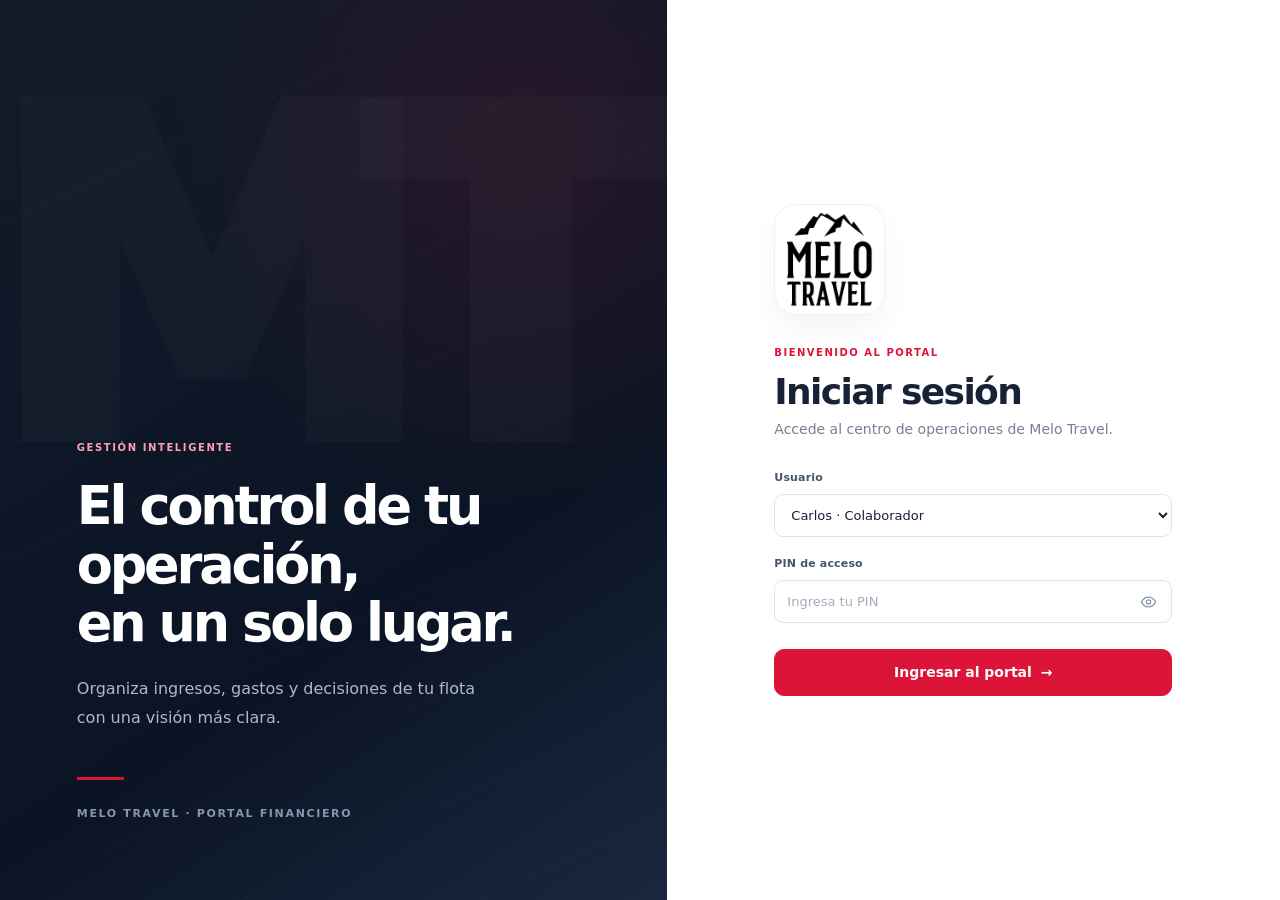
<file: index.html>
<!doctype html>
<html lang="es">
<head>
  <meta charset="utf-8">
  <meta name="viewport" content="width=device-width, initial-scale=1, viewport-fit=cover">
  <meta name="theme-color" content="#131c2d">
  <meta name="description" content="Melo Travel | Portal de control financiero y gestión de movimientos.">
  <title>Melo Travel | Control financiero</title>
  <link rel="icon" type="image/png" href="[data-uri]">
  <link rel="stylesheet" href="./styles.css">
  <script src="./app.js" defer></script>
</head>
<body>
  <div id="loginScreen" class="login-screen">
    <div class="login-decoration"><div class="brand-watermark">MT</div><div class="login-decoration-content"><span class="eyebrow light">GESTIÓN INTELIGENTE</span><h1>El control de tu operación,<br>en un solo lugar.</h1><p>Organiza ingresos, gastos y decisiones de tu flota con una visión más clara.</p><div class="login-decoration-line"></div><span>MELO TRAVEL · PORTAL FINANCIERO</span></div></div>
    <div class="login-side"><div class="login-shell"><div class="login-logo-wrap"><img src="[data-uri]" alt="Logotipo de Melo Travel"></div><span class="login-eyebrow">BIENVENIDO AL PORTAL</span><h2>Iniciar sesión</h2><p class="login-copy">Accede al centro de operaciones de Melo Travel.</p><form id="loginForm" autocomplete="off"><div class="field"><label for="loginUser">Usuario</label><div class="input-holder"><select id="loginUser" required><option value="carlos">Carlos · Colaborador</option><option value="junior">Junior · Colaborador</option><option value="jhonatan">Jhonatan · Colaborador</option><option value="admin">Administración · Aprobador</option></select></div></div><div class="field"><label for="loginPin">PIN de acceso</label><div class="input-holder password-holder"><input id="loginPin" type="password" inputmode="numeric" maxlength="4" placeholder="Ingresa tu PIN" required><button type="button" class="show-password" id="togglePin" aria-label="Mostrar u ocultar PIN"></button></div></div><button type="submit" class="btn btn-primary btn-wide login-submit">Ingresar al portal <span aria-hidden="true">→</span></button></form></div></div>
  </div>

  <div id="app" class="app hidden">
    <aside class="sidebar" id="sidebar">
      <div class="sidebar-head"><div class="sidebar-brand-mark"><img src="[data-uri]" alt="Melo Travel"></div><div class="sidebar-brand-type"><strong>MELO TRAVEL</strong><span>ADMINISTRACIÓN</span></div></div>
      <div class="sidebar-scroll"><div class="side-section">ESPACIO DE TRABAJO</div><nav class="side-nav" aria-label="Navegación principal">
        <button class="nav-button active" data-page="dashboard"><span class="nav-icon" data-icon="layout-dashboard"></span><span>Panel general</span></button>
        <button class="nav-button" data-page="new"><span class="nav-icon" data-icon="plus-circle"></span><span>Nuevo movimiento</span></button>
        <button class="nav-button" data-page="review"><span class="nav-icon" data-icon="clipboard-check"></span><span>Aprobaciones</span><span class="nav-count" id="pendingNavCount">0</span></button>
        <button class="nav-button" data-page="history"><span class="nav-icon" data-icon="list"></span><span>Historial</span></button>
        <div class="side-section section-second">ANÁLISIS Y GESTIÓN</div>
        <button class="nav-button" data-page="reports"><span class="nav-icon" data-icon="bar-chart"></span><span>Reportes</span></button>
        <button class="nav-button" data-page="vehicles"><span class="nav-icon" data-icon="truck"></span><span>Vehículos</span></button>
      </nav></div>
      <div class="sidebar-bottom"><div class="side-footer">© 2026 Melo Travel</div></div>
    </aside>
    <div class="main-shell">
      <header class="topbar"><div class="topbar-left"><button id="mobileMenu" class="icon-button mobile-menu" title="Abrir menú" aria-label="Abrir menú"></button><div class="breadcrumb"><span>MELO TRAVEL</span><span class="breadcrumb-divider">/</span><strong id="breadcrumbPage">Panel general</strong></div></div><div class="topbar-right"><div class="date-tag" id="todayTag"></div><div class="header-divider"></div><div class="avatar" id="userAvatar">A</div><div class="user-summary"><strong id="userChip">—</strong><span id="userRole">—</span></div><button class="icon-button logout-icon" id="logoutBtn" title="Cerrar sesión" aria-label="Cerrar sesión"></button></div></header>
      <main id="main" tabindex="-1"></main>
      <footer class="main-footer"><span>MELO TRAVEL · Gestión operativa</span></footer>
    </div>
  </div>
  <div id="mobileOverlay" class="mobile-overlay hidden"></div>
  <div id="modalRoot"></div>
  <div id="toastRoot" aria-live="polite"></div>
</body>
</html>
</file>
<file: styles.css>
:root{--navy:#131c2d;--navy-deep:#0b1423;--red:#db1438;--red-strong:#c9002c;--red-pale:#fff0f3;--bg:#f5f7fb;--surface:#fff;--ink:#172236;--muted:#758197;--line:#e8edf4;--green:#087f59;--green-soft:#e7f7ef;--gold:#a56a0b;--gold-soft:#fff3dd;--blue:#2855b9;--blue-soft:#edf3ff;--radius:17px;--shadow:0 7px 25px rgba(25,38,58,.045);--font:Inter,"Segoe UI",system-ui,-apple-system,BlinkMacSystemFont,sans-serif}
*{box-sizing:border-box}html{scroll-behavior:smooth}body{margin:0;min-width:320px;background:var(--bg);color:var(--ink);font:14px/1.54 var(--font);-webkit-font-smoothing:antialiased}button,input,select,textarea{font:inherit}button{cursor:pointer}a{color:inherit}svg{display:block}.hidden{display:none!important}.eyebrow{display:inline-flex;font-size:10px;font-weight:850;letter-spacing:.16em;color:var(--red);text-transform:uppercase}.eyebrow.light{color:#ff9fb4}.muted{color:var(--muted)}.main-shell{min-width:0;flex:1}.app{display:flex;min-height:100vh}

.login-screen{display:grid;grid-template-columns:minmax(320px,1fr) minmax(480px,.92fr);min-height:100vh;background:white}.login-decoration{position:relative;overflow:hidden;display:flex;align-items:end;background:linear-gradient(147deg,#111b2a 0%,#0b1424 65%,#19283f 100%);padding:clamp(45px,6vw,100px);color:white}.login-decoration:before{content:"";position:absolute;inset:0;background:radial-gradient(circle at 78% 16%,#6c163044 0,transparent 40%),repeating-linear-gradient(155deg,transparent 0 100px,#ffffff04 101px 102px)}.brand-watermark{position:absolute;top:7%;left:-3%;font-size:clamp(200px,35vw,560px);font-weight:1000;line-height:1;color:#ffffff05;letter-spacing:-.15em;pointer-events:none}.login-decoration-content{position:relative;max-width:560px}.login-decoration-content h1{font-size:clamp(36px,4.1vw,64px);line-height:1.12;letter-spacing:-.06em;font-weight:850;margin:19px 0 22px}.login-decoration-content p{max-width:430px;font-size:16px;color:#aeb9cb;line-height:1.8}.login-decoration-line{height:3px;width:47px;background:var(--red);margin:44px 0 22px}.login-decoration-content>span:last-child{font-size:11px;color:#8897b1;letter-spacing:.15em;font-weight:750}.login-side{display:grid;place-items:center;padding:48px 24px}.login-shell{width:min(100%,398px)}.login-logo-wrap{width:111px;height:111px;background:white;border:1px solid #eff1f5;border-radius:22px;display:flex;align-items:center;justify-content:center;margin-bottom:26px;box-shadow:0 14px 30px #101d300b}.login-logo-wrap img{width:100%;height:100%;object-fit:contain}.login-eyebrow{color:var(--red);font-size:10px;letter-spacing:.15em;font-weight:800}.login-shell h2{font-size:36px;letter-spacing:-.045em;line-height:1.15;margin:9px 0 6px}.login-copy{margin:0 0 30px;color:var(--muted);font-size:14px}.login-shell .field{margin-bottom:19px}.login-info{display:flex;align-items:center;gap:8px;margin-top:23px;font-size:12px;font-weight:750;color:#626f82}.login-info .dot{width:7px;height:7px;border-radius:50%;background:#e6b04a}.login-disclaimer{color:#919aad;font-size:11px;line-height:1.7;margin-top:9px}.login-submit{margin-top:7px}.password-holder{position:relative}.password-holder input{padding-right:48px}.show-password{position:absolute;right:7px;top:50%;transform:translateY(-50%);background:transparent;border:0;border-radius:8px;padding:8px;color:#8a95a9}.show-password:hover{background:#f6f7fa}

.sidebar{width:254px;flex:0 0 254px;position:sticky;top:0;height:100vh;background:var(--navy-deep);color:#fff;display:flex;flex-direction:column;z-index:40}.sidebar-head{padding:28px 19px 29px;display:flex;align-items:center;gap:11px;border-bottom:1px solid #ffffff0d}.sidebar-brand-mark{width:49px;height:49px;border-radius:12px;background:white;display:grid;place-items:center;overflow:hidden;flex-shrink:0}.sidebar-brand-mark img{width:100%;height:100%;object-fit:contain}.sidebar-brand-type{display:flex;flex-direction:column;gap:3px}.sidebar-brand-type strong{font-size:16px;letter-spacing:.04em;white-space:nowrap}.sidebar-brand-type span{color:#8e9ab0;font-weight:750;font-size:9px;letter-spacing:.18em}.sidebar-scroll{padding:26px 11px;overflow-y:auto;flex:1}.side-section{font-size:9px;letter-spacing:.16em;font-weight:850;color:#74819a;padding:0 14px 12px}.side-section.section-second{padding-top:25px}.side-nav{display:flex;flex-direction:column;gap:4px}.nav-button{display:flex;align-items:center;gap:13px;width:100%;padding:12px 13px;min-height:45px;text-align:left;border:1px solid transparent;background:none;border-radius:10px;color:#aab5c8;font-size:13px;font-weight:650;transition:background .16s,color .16s,transform .16s}.nav-button:hover{color:white;background:#ffffff0b}.nav-button.active{background:var(--red);color:white;box-shadow:0 7px 20px #b1082c26}.nav-button:active{transform:scale(.99)}.nav-icon{width:19px;height:19px;display:grid;place-items:center;flex:0 0 19px}.nav-icon svg{width:19px;height:19px}.nav-button>span:nth-child(2){flex:1}.nav-count{border-radius:99px;padding:1px 7px;min-width:22px;text-align:center;font-size:10px;font-weight:850;color:white;background:#fa365f}.nav-button.active .nav-count{background:#ffffff35}.sidebar-bottom{margin-top:auto;padding:18px 15px 20px}.demo-sidebar{border:1px solid #ffffff15;background:#ffffff09;border-radius:12px;display:flex;gap:9px;padding:12px 11px}.demo-sidebar>span{color:#e5a63f}.demo-sidebar div{display:flex;flex-direction:column}.demo-sidebar strong{font-size:11px}.demo-sidebar div span{color:#98a4b7;font-size:10px}.side-footer{color:#58657b;font-size:10px;margin-top:18px;padding-left:6px}

.topbar{height:76px;background:#fff;border-bottom:1px solid var(--line);display:flex;align-items:center;justify-content:space-between;padding:0 clamp(22px,3vw,48px);gap:15px;position:sticky;top:0;z-index:20}.topbar-left,.topbar-right{display:flex;align-items:center;gap:14px}.breadcrumb{display:flex;align-items:center;gap:12px;font-size:12px}.breadcrumb>span:first-child{font-weight:850;color:#a3abbb;letter-spacing:.09em;font-size:10px}.breadcrumb-divider{color:#c4cad7}.breadcrumb strong{font-size:12px;color:var(--ink)}.date-tag{color:#68768e;font-size:12px;font-weight:700;white-space:nowrap}.header-divider{width:1px;height:25px;background:var(--line)}.avatar{width:34px;height:34px;display:grid;place-items:center;background:#e9edf7;color:#24426e;border-radius:50%;font-size:12px;font-weight:850}.user-summary{display:flex;flex-direction:column;gap:0;line-height:1.35}.user-summary strong{font-size:12px}.user-summary span{font-size:10px;color:var(--muted)}.icon-button{width:35px;height:35px;display:grid;place-items:center;flex-shrink:0;border:0;background:transparent;color:#6a7589;border-radius:9px}.icon-button:hover{background:#f3f5fa;color:var(--red)}.mobile-menu{display:none}.logout-icon{margin-left:2px}

main{width:100%;max-width:1580px;padding:clamp(22px,3vw,46px);margin:auto;min-height:calc(100vh - 131px)}.main-footer{display:flex;justify-content:space-between;gap:12px;color:#a8b1c1;font-size:10px;padding:17px clamp(22px,3vw,48px) 21px}.page-head{display:flex;align-items:flex-start;justify-content:space-between;gap:16px;margin-bottom:24px}.page-head h1{font-size:29px;letter-spacing:-.043em;line-height:1.15;margin:7px 0 7px;font-weight:850}.page-head p{margin:0;color:var(--muted);font-size:13px}.page-head-actions{display:flex;gap:9px;align-items:center;flex-wrap:wrap}.panel,.metric{min-width:0;background:var(--surface);border:1px solid var(--line);border-radius:var(--radius);box-shadow:var(--shadow)}.panel{padding:23px}.panel-head{display:flex;align-items:center;justify-content:space-between;gap:14px;margin-bottom:18px}.panel-head h3{font-size:15px;font-weight:800;letter-spacing:-.02em;margin:0 0 2px}.panel-head p{color:var(--muted);font-size:11px;margin:0}.panel-head .small-link{font-size:11px;font-weight:800}.btn{display:inline-flex;align-items:center;justify-content:center;gap:9px;min-height:40px;border:1px solid var(--line);padding:10px 15px;border-radius:10px;background:white;color:var(--ink);font-weight:750;font-size:12px;white-space:nowrap;transition:background .16s,transform .16s,box-shadow .16s}.btn:hover{background:#f7f8fb;transform:translateY(-1px);box-shadow:0 5px 11px #141f2e0b}.btn:disabled{opacity:.45;cursor:not-allowed;transform:none}.btn-primary{background:var(--red);border-color:var(--red);color:white}.btn-primary:hover{background:var(--red-strong);border-color:var(--red-strong)}.btn-navy{color:white;background:var(--navy);border-color:var(--navy)}.btn-navy:hover{background:#26344c}.btn-ghost{background:transparent}.btn-wide{width:100%;min-height:47px;font-size:14px}.btn-small{min-height:32px;padding:7px 11px;font-size:11px}.btn-danger{color:#bc1234;border-color:#f2c4cd;background:#fff5f7}.btn-success{color:#087a54;border-color:#bfe5d2;background:#edfaf3}.btn svg{width:16px;height:16px}.field{display:flex;flex-direction:column;gap:7px;margin-bottom:15px;min-width:0}.field label{font-size:11px;letter-spacing:.015em;font-weight:800;color:#46546a}.field input,.field select,.field textarea,.filter-input{display:block;width:100%;min-width:0;min-height:43px;padding:10px 12px;border:1px solid #dfe5ee;border-radius:9px;background:white;color:var(--ink);outline:none;font-size:13px;transition:border-color .16s,box-shadow .16s}.field textarea{min-height:94px;resize:vertical}.field input:focus,.field select:focus,.field textarea:focus,.filter-input:focus{border-color:#e44f6a;box-shadow:0 0 0 3px #db143816}.field input::placeholder,.field textarea::placeholder,.filter-input::placeholder{color:#a5adbb}.input-holder{position:relative}.field-help{color:#9ba6b8;font-size:10px}.form-grid{display:grid;grid-template-columns:repeat(2,minmax(0,1fr));gap:2px 18px}.field.full{grid-column:1/-1}.form-actions{border-top:1px solid var(--line);padding-top:20px;margin-top:7px;display:flex;justify-content:flex-end;gap:9px}.field-inline-grid{display:grid;grid-template-columns:repeat(3,1fr);gap:12px}.small-link{color:var(--red);border:none;background:none;cursor:pointer}.small-link:hover{text-decoration:underline}.pill{display:inline-flex;align-items:center;gap:6px;white-space:nowrap;font-size:10px;font-weight:850;border-radius:99px;padding:5px 9px}.pill:before{content:"";width:6px;height:6px;border-radius:50%;background:currentColor}.pill.approved{background:var(--green-soft);color:var(--green)}.pill.pending{background:var(--gold-soft);color:var(--gold)}.pill.rejected{background:var(--red-pale);color:var(--red)}.pill.info{background:var(--blue-soft);color:var(--blue)}.pill.info:before{display:none}.notice{display:flex;align-items:flex-start;gap:12px;border:1px solid #f6dfb2;border-radius:13px;background:#fffaee;padding:14px 16px;color:#8c5d0b;margin-bottom:18px}.notice strong{font-size:12px;display:block}.notice p{margin:3px 0 0;font-size:11px;color:#9b731e}.notice svg{flex:0 0 auto}.notice.info{background:#f1f5ff;border-color:#dbe5fa;color:#31569c}.notice.info p{color:#697fa4}.notice.is-demo{font-size:11px;margin-top:20px}.empty{text-align:center;padding:40px 20px;color:var(--muted);font-size:12px}.empty-illustration{display:grid;place-items:center;width:52px;height:52px;border-radius:16px;margin:0 auto 13px;background:#f4f6fa;color:#aab4c5}.empty strong{font-size:14px;display:block;margin-bottom:3px;color:#3c4d65}.empty p{margin:0}.split-rule{border:0;border-top:1px solid var(--line);margin:20px 0}.stat-skeleton{min-height:105px}.tab-row{display:flex;align-items:center;gap:8px;flex-wrap:wrap}.tab{background:#f4f6fa;border:1px solid #edf0f5;color:#5d6981;padding:8px 13px;border-radius:8px;font-size:11px;font-weight:800}.tab.active{background:#fff0f3;color:var(--red);border-color:#ffdbe3}

.welcome-bar{display:flex;align-items:flex-start;justify-content:space-between;gap:15px;margin-bottom:20px}.welcome-bar h1{font-size:29px;margin:7px 0 5px;letter-spacing:-.04em}.welcome-bar p{color:var(--muted);margin:0;font-size:13px}.dashboard-filters{display:flex;align-items:flex-end;gap:11px;flex-wrap:wrap;margin-bottom:20px;padding:15px 17px}.dashboard-filters .field{margin:0;min-width:155px;flex:1}.dashboard-filters .field.search-field{flex:1.5;min-width:210px}.dashboard-filters .field label{font-size:10px}.dashboard-filters .field input,.dashboard-filters .field select{min-height:39px;padding:8px 10px;font-size:12px}.filter-icon{align-self:end}.metrics{display:grid;grid-template-columns:repeat(4,minmax(0,1fr));gap:15px;margin-bottom:20px}.metric{padding:19px 19px 17px;position:relative;overflow:hidden}.metric-kicker{display:flex;align-items:center;justify-content:space-between;color:#68758c;font-size:12px;font-weight:750;gap:7px}.metric-icon{display:grid;place-items:center;width:39px;height:39px;border-radius:12px;background:#ecf7ef;color:var(--green);flex-shrink:0}.metric-icon.red{background:#fff0f3;color:var(--red)}.metric-icon.blue{background:var(--blue-soft);color:var(--blue)}.metric-icon.gold{background:var(--gold-soft);color:var(--gold)}.metric-value{font-size:clamp(21px,2.2vw,30px);font-weight:850;letter-spacing:-.05em;line-height:1.2;white-space:nowrap;margin:14px 0 6px}.metric-foot{color:#9ca8ba;font-size:10px}.metric-value.negative{color:var(--red)}.metric-value.positive{color:var(--green)}.dashboard-chart-grid{display:grid;grid-template-columns:minmax(0,1.7fr) minmax(290px,.85fr);gap:18px;margin-bottom:19px}.bars-chart-wrap{position:relative}.chart-legend{display:flex;gap:15px;font-size:10px;font-weight:750;color:#67738a;align-items:center}.chart-legend span{display:inline-flex;align-items:center;gap:6px}.chart-legend i{display:inline-block;width:8px;height:8px;border-radius:3px;background:var(--green)}.chart-legend .red i{background:var(--red)}.bars-chart{height:206px;display:grid;grid-template-columns:repeat(6,minmax(0,1fr));gap:9px;padding-top:22px;border-bottom:1px solid #e5eaf1;position:relative}.bars-chart:before{content:"";position:absolute;inset:22px 0 0;pointer-events:none;background:repeating-linear-gradient(to top,transparent 0,transparent calc(25% - 1px),#edf1f6 calc(25% - 1px),#edf1f6 25%)}.chart-period{display:flex;flex-direction:column;justify-content:end;align-items:center;position:relative;z-index:1}.bar-pair{width:min(61px,90%);display:flex;justify-content:center;gap:5px;align-items:end;height:100%}.bar{width:30%;border-radius:5px 5px 0 0;min-height:0;transition:height .25s}.bar.income{background:#0b9b6e}.bar.expense{background:#e83d5c}.bar.has-data{min-height:3px}.bar-label{font-size:10px;color:#95a0b1;text-align:center;padding-top:12px}.chart-total{margin-top:27px;display:flex;justify-content:space-between;align-items:center;gap:10px;border-top:1px solid var(--line);padding-top:16px;color:#8090a4;font-size:11px}.chart-total strong{color:var(--ink);font-size:13px}.donut-wrap{display:flex;align-items:center;justify-content:center;padding:9px 0 12px}.donut{width:145px;height:145px;border-radius:50%;display:grid;place-items:center;position:relative}.donut-hole{width:107px;height:107px;background:white;border-radius:50%;display:flex;flex-direction:column;align-items:center;justify-content:center}.donut-hole strong{font-size:20px;font-weight:850;letter-spacing:-.04em}.donut-hole span{font-size:10px;color:#98a4b5}.category-list{display:flex;flex-direction:column;gap:12px;margin-top:3px}.category-line{display:flex;justify-content:space-between;align-items:center;gap:10px;font-size:11px;color:#5b6a80}.category-line b{font-weight:800;color:#34445d;white-space:nowrap}.category-left{display:flex;align-items:center;gap:7px;min-width:0}.category-left i{display:block;width:8px;height:8px;border-radius:99px;flex-shrink:0}.category-left>span{white-space:nowrap;text-overflow:ellipsis;overflow:hidden}.bottom-grid{display:grid;grid-template-columns:minmax(0,1.5fr) minmax(270px,.75fr);gap:18px}.quick-action{display:flex;align-items:center;gap:11px;width:100%;border:1px solid var(--line);border-radius:10px;background:white;padding:11px;margin-bottom:8px;text-align:left;font-size:11px;font-weight:750;color:#455369}.quick-action:hover{background:#f9fafc;border-color:#d7e0ec}.quick-action svg{width:17px;height:17px;color:var(--red)}.quick-action span{flex:1}.quick-action:last-child{margin-bottom:0}.fleet-mini{margin-top:20px;border-top:1px solid var(--line);padding-top:19px}.fleet-line{margin-top:13px}.fleet-line-top{display:flex;justify-content:space-between;align-items:center;gap:5px;font-size:11px;color:#6b7990;margin-bottom:6px}.fleet-line-top strong{color:#34445f;font-size:11px}.progress-track{height:7px;border-radius:20px;background:#eef1f6;overflow:hidden}.progress-bar{height:100%;background:var(--blue);border-radius:20px}.progress-bar.red{background:var(--red)}

.table-wrap{width:100%;overflow:auto;border:1px solid var(--line);border-radius:11px}.table-wrap table{width:100%;border-collapse:collapse;min-width:660px}.table-wrap th{text-transform:uppercase;letter-spacing:.06em;color:#939fb1;font-weight:850;font-size:9px;text-align:left;padding:13px 13px;background:#fafbfc;border-bottom:1px solid var(--line)}.table-wrap td{border-bottom:1px solid #eff2f6;padding:12px 13px;font-size:11px;color:#56637b;vertical-align:middle}.table-wrap tr:last-child td{border-bottom:0}.table-wrap tbody tr{cursor:pointer}.table-wrap tbody tr:hover{background:#fbfcfe}.table-wrap td strong{color:#263550;font-weight:800}.text-right{text-align:right!important}.amount{font-weight:850;color:var(--ink)!important;white-space:nowrap}.amount.income-text{color:var(--green)!important}.amount.expense-text{color:var(--red)!important}.row-sub{color:#9aa6b8;font-size:10px;margin-top:2px;max-width:250px}.thin-id{color:#a1acbb;font-size:10px;font-weight:750}

.review-layout{display:grid;grid-template-columns:minmax(265px,.86fr) minmax(350px,1.14fr);gap:18px}.review-item{width:100%;display:block;text-align:left;background:white;border:1px solid var(--line);padding:15px;border-radius:12px;margin-bottom:9px}.review-item:hover,.review-item.selected{border-color:#e6a0ae;box-shadow:0 0 0 3px #db14380a}.review-item-top{display:flex;justify-content:space-between;gap:12px}.review-item-title{font-weight:800;font-size:12px;max-width:250px}.review-item-sub{color:var(--muted);font-size:10px;margin-top:4px}.review-item-amount{font-size:15px;font-weight:850;white-space:nowrap}.review-item-bottom{display:flex;align-items:center;gap:7px;margin-top:12px}.tag{background:#f3f5f9;border-radius:7px;padding:4px 7px;color:#738096;font-size:10px;font-weight:700}.review-details{min-height:420px}.review-details h2{font-size:27px;letter-spacing:-.05em;margin:3px 0 16px}.detail-grid{display:grid;grid-template-columns:repeat(2,minmax(0,1fr));gap:17px 12px}.detail-item strong{font-size:10px;text-transform:uppercase;letter-spacing:.04em;color:#9ca8b9;display:block;margin-bottom:3px}.detail-item span{font-size:12px;color:#36465f;word-break:break-word}.detail-block{margin:18px 0}.detail-block h4{color:#8e9baf;text-transform:uppercase;font-size:10px;letter-spacing:.1em;margin:0 0 8px}.detail-block p{font-size:12px;margin:0;color:#475870;line-height:1.85}.approval-actions{display:flex;gap:9px;flex-wrap:wrap;border-top:1px solid var(--line);padding-top:19px;margin-top:19px}.upload-box{border:1px dashed #ccd6e3;border-radius:11px;padding:20px;background:#fafbfd}.upload-box input{min-height:auto;padding:0;border:0;background:transparent;width:100%}.upload-box input:focus{box-shadow:none}.preview-list,.evidence-grid{display:flex;flex-wrap:wrap;gap:11px;margin-top:12px}.preview-item{position:relative;width:100px;height:82px;border:1px solid var(--line);border-radius:9px;overflow:hidden}.preview-item img{width:100%;height:100%;object-fit:cover}.preview-item button{position:absolute;top:4px;right:4px;background:#101b2ae6;color:white;border:0;width:21px;height:21px;border-radius:50%;font-size:12px}.evidence-image{width:98px;height:80px;object-fit:cover;cursor:zoom-in;border-radius:9px;border:1px solid var(--line)}.table-filter-row{display:flex;flex-wrap:wrap;gap:10px;margin-bottom:17px}.table-filter-row .filter-input{flex:1 1 145px;width:auto;min-height:39px;font-size:12px}.table-filter-row .filter-input.search{flex:2 1 230px}.table-filter-row .btn{min-height:39px}.sub-panel{border:1px solid var(--line);border-radius:13px;padding:17px;background:#fff}.report-cards{display:grid;grid-template-columns:repeat(3,1fr);gap:15px;margin-bottom:18px}.report-card{border:1px solid var(--line);border-radius:14px;padding:18px;background:white}.report-card>span{color:var(--muted);font-size:11px;font-weight:750}.report-card strong{display:block;font-weight:850;letter-spacing:-.04em;font-size:24px;margin-top:7px}.report-row{display:flex;justify-content:space-between;gap:8px;font-size:12px;padding:13px 0;border-bottom:1px solid var(--line)}.report-row:last-child{border-bottom:0}.report-row span{color:#687891}.report-row strong{color:#2f415c}.vehicle-cards{display:grid;grid-template-columns:repeat(2,minmax(0,1fr));gap:16px}.vehicle-card{padding:21px}.vehicle-card-header{display:flex;gap:13px;align-items:center;margin-bottom:18px}.vehicle-icon{width:43px;height:43px;border-radius:12px;background:#f1f4fb;color:#3b5b9b;display:grid;place-items:center}.vehicle-card-header strong{font-size:14px}.vehicle-card-header span{font-size:11px;color:var(--muted);display:block}.vehicle-values{display:grid;grid-template-columns:repeat(3,1fr);gap:8px}.vehicle-values span{font-size:10px;color:#9ba6b7}.vehicle-values strong{font-size:14px;display:block;white-space:nowrap;letter-spacing:-.035em}.vehicle-values .negative{color:var(--red)}.vehicle-values .positive{color:var(--green)}.mini-note{color:#a4aebb;font-size:10px;margin-top:14px}.lightbox{position:fixed;inset:0;z-index:100;background:#0d1426e8;display:grid;place-items:center;padding:45px 15px;cursor:zoom-out}.lightbox img{max-width:100%;max-height:85vh;object-fit:contain;border-radius:10px}.lightbox button{position:absolute;right:22px;top:14px;border:0;background:#ffffff19;color:#fff;font-size:24px;border-radius:9px;width:40px;height:40px}.modal-backdrop{position:fixed;inset:0;background:#0b1423a8;z-index:80;display:grid;place-items:center;padding:16px}.modal{background:white;border-radius:17px;width:min(100%,620px);max-height:90vh;overflow:auto;box-shadow:0 35px 100px #0003}.modal-head{display:flex;align-items:center;justify-content:space-between;border-bottom:1px solid var(--line);padding:17px 21px}.modal-head h3{margin:0;font-size:15px}.modal-body{padding:21px}.modal-footer{border-top:1px solid var(--line);padding:15px 21px;display:flex;justify-content:flex-end;gap:8px}.modal-close{border:0;background:#f4f5f7;border-radius:9px;width:33px;height:33px;display:grid;place-items:center;font-size:20px;color:#768398}.toast{position:fixed;right:23px;bottom:22px;z-index:130;max-width:350px;border:1px solid #27344c;background:var(--navy);color:#fff;border-left:4px solid var(--blue);border-radius:10px;padding:13px 15px;font-size:12px;font-weight:700;box-shadow:0 15px 45px #0f1a2833}.toast.success{border-left-color:#1bba86}.toast.error{border-left-color:var(--red)}.footer-note{font-size:11px;line-height:1.6;color:#9ba6b6;margin-top:12px}.mobile-overlay{display:none}
@media(max-width:1280px){.sidebar{width:225px;flex-basis:225px}.sidebar-head{padding-left:13px;padding-right:8px}.sidebar-brand-type strong{font-size:14px}.metrics{gap:10px}.metric{padding:15px}.metric-kicker{font-size:11px}.dashboard-chart-grid,.bottom-grid{grid-template-columns:1fr}.dashboard-chart-grid .panel:last-child{display:grid;grid-template-columns:170px 1fr;gap:8px 14px;align-items:center}.dashboard-chart-grid .panel:last-child .panel-head{grid-column:1/-1}.dashboard-chart-grid .panel:last-child .donut-wrap{padding:0}.dashboard-chart-grid .panel:last-child .category-list{margin:0}.dashboard-chart-grid .panel:last-child .donut{width:129px;height:129px}.dashboard-chart-grid .panel:last-child .donut-hole{width:96px;height:96px}.bottom-grid{grid-template-columns:1fr}.side-column-grid{display:grid;grid-template-columns:1fr 1fr;gap:18px}.fleet-mini{border-top:0;margin-top:0;padding-top:0}}
@media(max-width:1000px){.sidebar{width:74px;flex-basis:74px}.sidebar-head{justify-content:center;padding:22px 7px}.sidebar-brand-type,.side-section,.sidebar-bottom,.nav-button>span:nth-child(2){display:none}.sidebar-scroll{padding:24px 8px}.nav-button{justify-content:center;padding:11px 8px;position:relative}.nav-count{position:absolute;top:0;right:1px;font-size:9px;min-width:15px;padding:0 4px}.metrics{grid-template-columns:repeat(2,minmax(0,1fr))}.metric-value{font-size:27px}.sidebar-brand-mark{width:45px;height:45px}.review-layout{grid-template-columns:1fr}.review-details{min-height:auto}.login-screen{grid-template-columns:1fr}.login-decoration{display:none}.login-side{min-height:100vh}.main-footer{display:none}}
@media(max-width:680px){.sidebar{width:250px;flex-basis:250px;position:fixed;left:0;top:0;bottom:0;transform:translateX(-110%);transition:transform .2s}.sidebar.mobile-open{transform:translateX(0)}.sidebar-brand-type,.side-section,.sidebar-bottom,.nav-button>span:nth-child(2){display:flex}.sidebar-brand-type{display:flex}.side-section{display:block}.sidebar-bottom{display:block}.nav-button{justify-content:flex-start;padding:12px 13px}.nav-count{position:static;font-size:10px;padding:1px 7px}.mobile-overlay:not(.hidden){position:fixed;display:block;inset:0;background:#07102080;z-index:35}.topbar{height:64px;padding:0 13px}.mobile-menu{display:grid}.breadcrumb>span:first-child,.breadcrumb-divider{display:none}.topbar-right{gap:8px}.topbar-left{gap:5px}.date-tag,.header-divider,.user-summary{display:none}.avatar{width:31px;height:31px}.main-shell{width:100%}main{padding:21px 13px 30px;min-height:calc(100vh - 64px)}.page-head h1,.welcome-bar h1{font-size:24px}.page-head{flex-direction:column;gap:11px}.page-head-actions{width:100%}.page-head-actions .btn{flex:1}.welcome-bar{flex-direction:column}.welcome-bar .btn{width:100%}.dashboard-filters{padding:13px;display:grid;grid-template-columns:1fr 1fr;gap:11px}.dashboard-filters .field{min-width:0}.dashboard-filters .search-field{grid-column:1/-1}.metrics{gap:9px}.metric{padding:14px 12px}.metric-kicker{font-size:10px;align-items:flex-start}.metric-icon{width:31px;height:31px;border-radius:9px}.metric-icon svg{width:16px;height:16px}.metric-value{font-size:20px;margin:14px 0 5px}.metric-foot{font-size:9px}.panel{padding:15px}.dashboard-chart-grid{gap:12px}.dashboard-chart-grid .panel:last-child{display:block}.donut-wrap{margin-bottom:20px!important}.bottom-grid{gap:12px}.side-column-grid{grid-template-columns:1fr;gap:17px}.form-grid,.field-inline-grid{grid-template-columns:1fr;gap:0}.field.full{grid-column:auto}.vehicle-cards,.report-cards{grid-template-columns:1fr}.review-layout{grid-template-columns:minmax(0,1fr)}.review-item-top{gap:7px}.review-item-title{max-width:190px}.table-filter-row{gap:7px}.table-filter-row .filter-input{flex:1 1 calc(50% - 8px);min-width:110px}.table-filter-row .filter-input.search{flex:1 1 100%}.form-actions{flex-wrap:wrap}.form-actions .btn{flex:1}.chart-legend{gap:6px}.bar-label{font-size:9px}.toast{left:12px;right:12px;max-width:none}.login-side{padding:30px 21px}.login-shell h2{font-size:32px}}
@media print{.sidebar,.topbar,.main-footer,.dashboard-filters,.page-head-actions,.btn,.notice.is-demo,.sidebar-bottom{display:none!important}.main-shell{width:100%}body{background:white}main{padding:10px}.panel,.metric{box-shadow:none}.table-wrap{overflow:visible}.table-wrap table{min-width:0}.table-wrap td,.table-wrap th{padding:6px}}


.login-logo-wrap img,.sidebar-brand-mark img{display:block;width:100%;height:100%;object-fit:contain}
.quick-access-panel{display:flex;flex-direction:column;min-height:100%}
.quick-access-panel>.panel-head{justify-content:center;text-align:center;margin-bottom:16px}
.quick-access-panel>.panel-head>div{width:100%}
.quick-access-buttons{width:100%;max-width:390px;display:flex;flex-direction:column;gap:9px;justify-content:center;flex:1;margin:0 auto 16px}
.quick-access-panel .quick-action{min-height:48px;width:100%;margin:0;display:grid;grid-template-columns:24px minmax(0,1fr) 20px;align-items:center;gap:9px;padding:11px 13px}
.quick-access-panel .quick-action span{flex:initial;min-width:0;text-align:center;font-size:12px;line-height:1.35}
.quick-access-panel .quick-action svg:last-child{justify-self:end}
.quick-access-panel .fleet-mini{margin-top:auto}
.reports-filters{margin-bottom:10px}
.reports-filters .field{flex:1 1 160px}
.reports-filters .search-field{flex:1.5 1 220px}
.report-period-summary{display:flex;align-items:center;flex-wrap:wrap;gap:8px;color:var(--muted);font-size:11px;margin:0 0 19px;padding:0 4px}
.report-period-summary strong{color:var(--ink)}
.report-period-summary svg{flex-shrink:0;color:var(--red)}
.report-period-summary .summary-dot{color:#b7bfcb}
@media(max-width:680px){.quick-access-buttons{max-width:none}.reports-filters .field{flex:1 1 calc(50% - 10px);min-width:0}.reports-filters .field.search-field{flex:1 1 100%}.report-period-summary{line-height:1.7}}
@media print{.report-period-summary{display:flex!important;margin:8px 0 18px;color:#555}.report-period-summary strong{color:#222}}


.dashboard-chart-grid,.bottom-grid,.vehicle-cards {align-items:stretch;}
.dashboard-chart-grid > .panel,.bottom-grid > .panel,.vehicle-cards > .panel {margin-top:0;align-self:stretch;}
.spend-panel {display:flex;flex-direction:column;min-height:365px;}
.spend-panel .panel-head {margin-bottom:12px;}
.spend-content {flex:1;display:flex;flex-direction:column;align-items:center;justify-content:center;gap:14px;padding:3px 0 12px;}
.spend-panel .donut-wrap {width:100%;margin:0!important;padding:0;}
.spend-panel .donut {width:153px;height:153px;flex-shrink:0;}
.spend-panel .donut-hole {width:114px;height:114px;text-align:center;}
.spend-panel .donut-hole strong {font-size:19px;white-space:nowrap;}
.spend-panel .donut-hole span {font-size:10px;}
.spend-panel .category-list {width:100%;margin:0;gap:9px;}
.spend-empty-message {margin:0;max-width:225px;text-align:center;color:var(--muted);font-size:11px;line-height:1.6;}
.quick-access-panel {display:flex;flex-direction:column;justify-content:flex-start;align-items:stretch;min-height:0;}
.quick-access-panel > .panel-head {margin-bottom:19px;text-align:center;}
.quick-access-buttons {flex:0 0 auto;width:100%;max-width:450px;margin:0 auto;justify-content:flex-start;gap:10px;}
.quick-access-panel .quick-action {min-height:51px;margin:0;}
.fleet-breakdown {margin-top:18px;}
.fleet-summary-grid {display:grid;grid-template-columns:repeat(auto-fit,minmax(220px,1fr));gap:14px;}
.fleet-summary-card {background:#fafbfe;border:1px solid var(--line);border-radius:12px;padding:16px;min-width:0;}
.fleet-summary-top {display:flex;justify-content:space-between;align-items:flex-start;gap:10px;font-size:11px;margin-bottom:17px;}
.fleet-summary-top > span {display:flex;align-items:center;gap:7px;color:#53617a;font-weight:750;}
.fleet-summary-top > span svg {color:var(--blue);flex-shrink:0;}
.fleet-summary-top strong {font-size:12px;color:var(--ink);white-space:nowrap;}
.fleet-summary-card .progress-track {height:8px;}
.fleet-summary-share {margin-top:10px;color:var(--muted);font-size:10px;}
.fleet-no-data {display:flex;align-items:center;justify-content:center;gap:12px;color:var(--muted);border-radius:12px;min-height:85px;background:#fafbfe;font-size:12px;}
.fleet-no-data svg {color:var(--blue);}
.vehicle-cards {align-items:stretch;}
.vehicle-card {display:flex;flex-direction:column;justify-content:space-between;min-height:192px;}
.vehicle-card-header {margin-bottom:20px;}
.vehicle-card .mini-note {margin-top:17px;}
@media(max-width:1280px){
 .dashboard-chart-grid > .spend-panel {display:flex;min-height:220px;}
 .spend-content {flex-direction:row;gap:24px;justify-content:center;}
 .spend-panel .category-list {width:min(370px,55%);}
 .spend-panel .donut {width:131px;height:131px;}
 .spend-panel .donut-hole {width:100px;height:100px;}
 .spend-empty-message {text-align:left;}
}
@media(max-width:680px){
 .spend-content {flex-direction:column;gap:12px;}
 .spend-panel .category-list {width:100%;}
 .spend-empty-message {text-align:center;}
 .fleet-summary-grid {grid-template-columns:1fr;}
 .fleet-breakdown {margin-top:12px;}
 .fleet-no-data {text-align:center;padding:18px;}
 .vehicle-card {min-height:0;}
}
.bottom-grid > .quick-access-panel {align-self:start;}
.spend-panel .donut-hole strong {font-size:clamp(12px,1.3vw,19px);max-width:96%;overflow-wrap:anywhere;}
</file>
